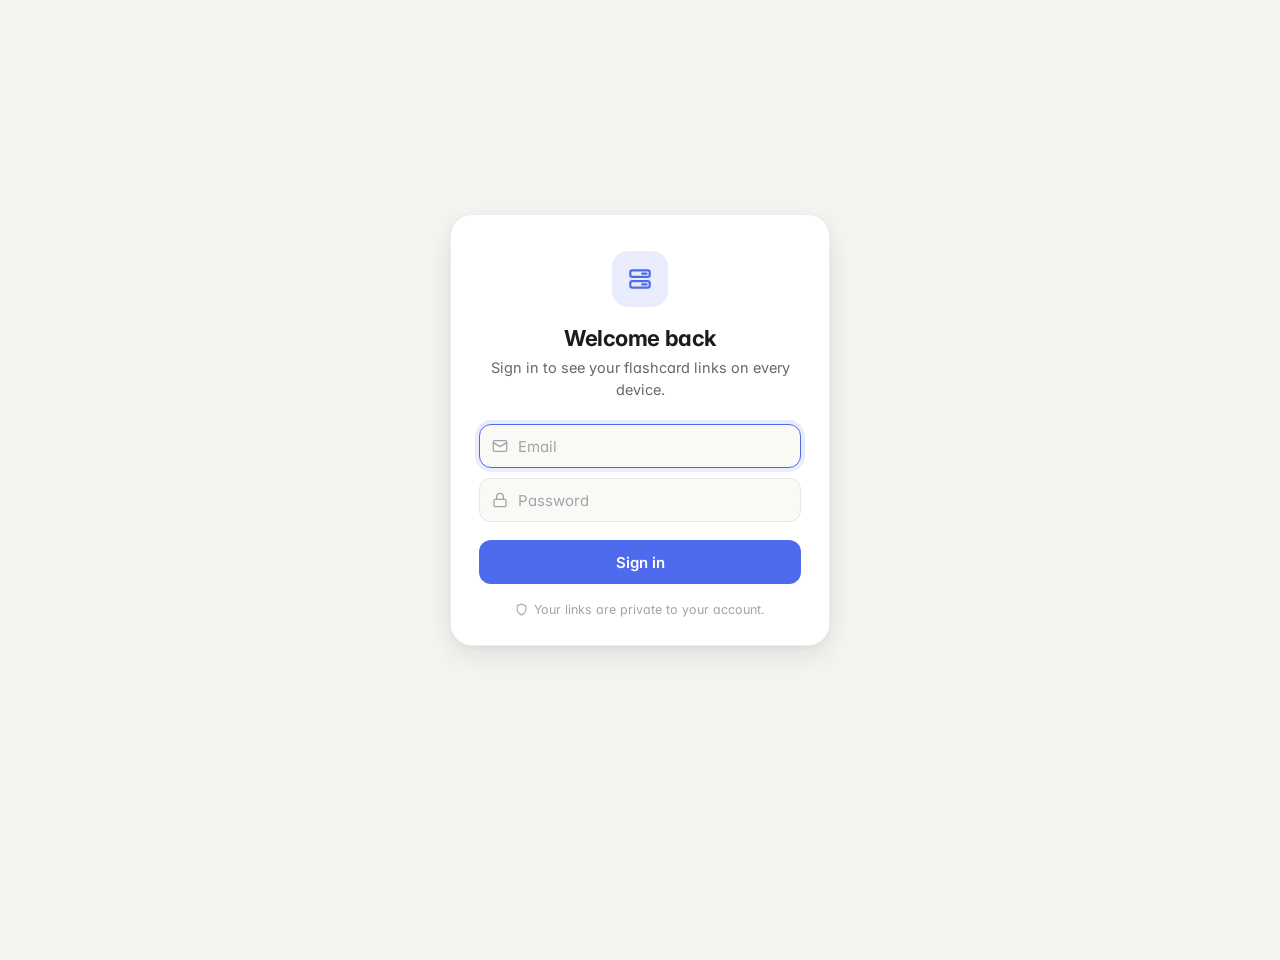
<file: index.html>
<!DOCTYPE html>
<html lang="en">
<head>
  <meta charset="UTF-8" />
  <meta name="viewport" content="width=device-width, initial-scale=1.0" />
  <title>Flashcard Links</title>
  <link rel="preconnect" href="https://fonts.googleapis.com" />
  <link rel="preconnect" href="https://fonts.gstatic.com" crossorigin />
  <link href="https://fonts.googleapis.com/css2?family=Inter:wght@400;500;600;700&display=swap" rel="stylesheet" />
  <link rel="stylesheet" href="styles.css" />
</head>
<body>
  <div class="page">
    <section class="login hidden" id="login-view">
      <form class="login-card" id="login-form" novalidate>
        <div class="login-logo" id="login-logo"></div>
        <h2>Welcome back</h2>
        <p class="lede">Sign in to see your flashcard links on every device.</p>
        <div class="login-error" id="login-error" role="alert"></div>
        <label class="field">
          <span data-icon="mail"></span>
          <input type="email" id="login-email" placeholder="Email" autocomplete="username" />
        </label>
        <label class="field">
          <span data-icon="lock"></span>
          <input type="password" id="login-password" placeholder="Password" autocomplete="current-password" />
        </label>
        <button type="submit" class="btn primary" id="login-submit">Sign in</button>
        <p class="fine" id="login-fine"></p>
      </form>
    </section>

    <div class="hidden" id="app-view">
      <header class="app-header">
        <div>
          <h1>Flashcard Links</h1>
          <p class="subtitle" id="count-label"></p>
        </div>
        <div class="header-actions">
          <span class="sync synced" id="sync-status" role="status"></span>
          <button class="icon-btn" id="theme-toggle" aria-label="Toggle dark mode"></button>
          <button class="icon-btn" id="sign-out" aria-label="Sign out"></button>
        </div>
      </header>

      <form class="composer" id="composer" novalidate>
        <span data-icon="link"></span>
        <input type="url" id="url-input" placeholder="Paste a link…" autocomplete="off" aria-label="Link to save" />
        <span class="hint"><kbd>Enter</kbd> to save</span>
        <button type="submit" class="btn primary" id="add-btn" disabled><span data-icon="plus"></span><span class="label">Save</span></button>
      </form>
      <div class="notice" id="notice" role="status"></div>

      <div class="tools hidden" id="tools">
        <div class="search" id="search">
          <span data-icon="search"></span>
          <input type="search" id="search-input" placeholder="Search by name…" autocomplete="off" enterkeyhint="search" aria-label="Search links by name" />
          <span class="count" id="search-count" aria-live="polite"></span>
          <span class="hint"><kbd>/</kbd> to search</span>
          <button type="button" class="icon-btn clear" id="search-clear" aria-label="Clear search" title="Clear search"><span data-icon="x"></span></button>
        </div>
        <button type="button" class="sort-toggle" id="sort-toggle" role="switch" aria-checked="false"
                title="Sort by name, A to Z (off: newest first)">
          <span class="sort-label">A–Z</span><span class="switch" aria-hidden="true"></span>
        </button>
      </div>

      <main id="list" class="list"></main>
      <div class="no-results hidden" id="no-results">
        <span data-icon="search"></span>
        <h2 id="no-results-title">No matches</h2>
        <p>Try a different word, or check the spelling.</p>
        <button type="button" class="btn" id="no-results-clear">Clear search</button>
      </div>
      <div class="empty hidden" id="empty">
        <svg class="art" viewBox="0 0 132 110" aria-hidden="true">
          <rect x="14" y="18" width="104" height="24" rx="7" fill="var(--surface)" stroke="var(--border)" stroke-width="1.5"/>
          <rect x="22" y="26" width="40" height="5" rx="2.5" fill="var(--accent)" opacity="0.8"/>
          <path d="M102 34l7-7M103.5 27h5.5v5.5" fill="none" stroke="var(--accent)" stroke-width="2" stroke-linecap="round" stroke-linejoin="round" opacity="0.8"/>
          <rect x="14" y="48" width="104" height="24" rx="7" fill="var(--surface)" stroke="var(--border)" stroke-width="1.5"/>
          <rect x="22" y="56" width="48" height="5" rx="2.5" fill="var(--text-3)" opacity="0.5"/>
          <path d="M102 64l7-7M103.5 57h5.5v5.5" fill="none" stroke="var(--text-3)" stroke-width="2" stroke-linecap="round" stroke-linejoin="round" opacity="0.6"/>
          <circle cx="104" cy="88" r="15" fill="var(--accent)"/>
          <path d="M104 81.5v13M97.5 88h13" stroke="#fff" stroke-width="3" stroke-linecap="round"/>
        </svg>
        <h2>No links yet</h2>
        <p>Paste a link above and press Enter, then give it a name. Tap the row any time to open it.</p>
      </div>
    </div>
  </div>

  <div class="toast" id="toast" role="status">
    <span>Link deleted</span>
    <button id="undo">Undo</button>
  </div>

  <script type="module" src="app.js"></script>
</body>
</html>
</file>
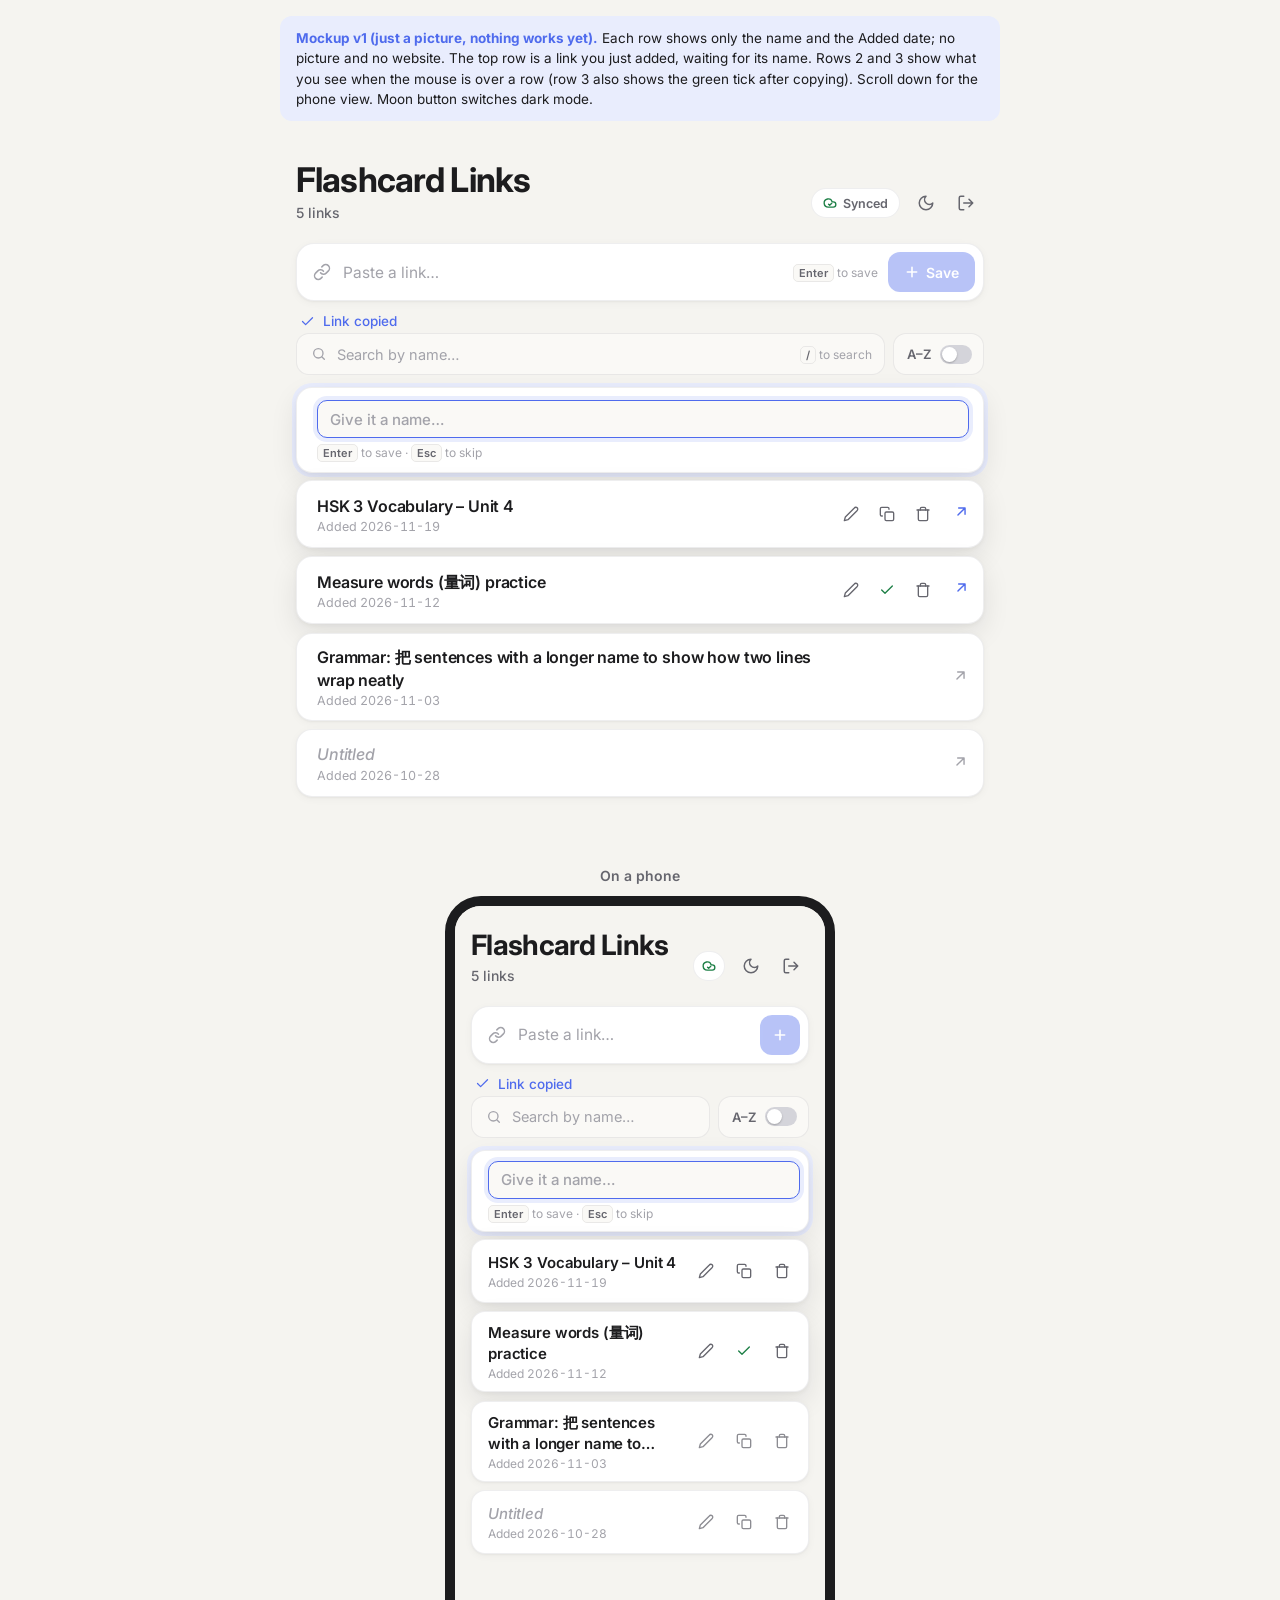
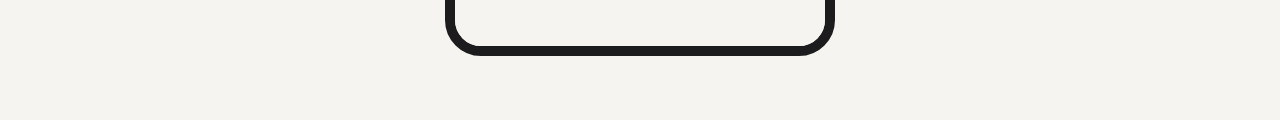
<file: mockup_v1.html>
<!DOCTYPE html>
<html lang="en">
<head>
  <meta charset="UTF-8" />
  <meta name="viewport" content="width=device-width, initial-scale=1.0" />
  <title>Mockup v1 – Flashcard Links</title>
  <link rel="preconnect" href="https://fonts.googleapis.com" />
  <link rel="preconnect" href="https://fonts.gstatic.com" crossorigin />
  <link href="https://fonts.googleapis.com/css2?family=Inter:wght@400;500;600;700&display=swap" rel="stylesheet" />
<style>
/* Same design tokens as the Artifact Library */
:root {
  --bg: #f5f4f0; --surface: #ffffff; --surface-2: #faf9f6;
  --text: #1c1c1e; --text-2: #66666e; --text-3: #a3a3aa;
  --border: rgba(20, 20, 30, 0.07);
  --accent: #4f6bed; --accent-hover: #3f5ae0; --accent-soft: #e9edfd;
  --danger: #e5484d; --danger-soft: #fdecec; --ok-fg: #1d7f46;
  --shadow-sm: 0 1px 2px rgba(20,20,30,.04), 0 2px 8px rgba(20,20,30,.04);
  --shadow-md: 0 2px 4px rgba(20,20,30,.04), 0 10px 28px rgba(20,20,30,.09);
  --mark: #dce3ff; --switch-off: #d4d4da;
}
:root[data-theme="dark"] {
  --bg: #131315; --surface: #1d1d20; --surface-2: #232327;
  --text: #ececef; --text-2: #a0a0a8; --text-3: #65656d;
  --border: rgba(255,255,255,.07);
  --accent: #7c93ff; --accent-hover: #93a6ff; --accent-soft: rgba(124,147,255,.15);
  --danger: #ff6b6b; --danger-soft: rgba(255,107,107,.14); --ok-fg: #6ee7a0;
  --shadow-sm: 0 1px 2px rgba(0,0,0,.3);
  --shadow-md: 0 2px 6px rgba(0,0,0,.35), 0 12px 32px rgba(0,0,0,.4);
  --mark: rgba(124,147,255,.34); --switch-off: #46464d;
}
* { box-sizing: border-box; }
body {
  margin: 0; font-family: "Inter", -apple-system, "Segoe UI", sans-serif;
  background: var(--bg); color: var(--text); -webkit-font-smoothing: antialiased;
  transition: background .3s ease, color .3s ease;
}
button, input { font: inherit; color: inherit; }
svg.icon { width: 18px; height: 18px; fill: none; stroke: currentColor; stroke-width: 2; stroke-linecap: round; stroke-linejoin: round; flex-shrink: 0; }
.page { max-width: 720px; margin: 0 auto; padding: 40px 16px 60px; }

/* Mockup-only banner */
.mock-note {
  max-width: 720px; margin: 16px auto 0; padding: 12px 16px; border-radius: 12px;
  background: var(--accent-soft); color: var(--text); font-size: 13.5px; line-height: 1.5;
}
.mock-note b { color: var(--accent); }

/* Header */
.app-header { display: flex; align-items: flex-end; justify-content: space-between; gap: 12px; margin-bottom: 22px; }
.app-header h1 { font-size: 34px; font-weight: 700; letter-spacing: -.025em; margin: 0; line-height: 1.1; }
.subtitle { margin: 6px 0 0; font-size: 14px; color: var(--text-2); font-weight: 500; }
.header-actions { display: flex; align-items: center; gap: 4px; }
.icon-btn {
  display: inline-grid; place-items: center; width: 36px; height: 36px; border-radius: 10px;
  border: none; background: transparent; color: var(--text-2); cursor: pointer;
  transition: background .15s ease, color .15s ease, transform .1s ease;
}
.icon-btn:hover { background: var(--surface); color: var(--text); box-shadow: var(--shadow-sm); }
.sync {
  display: inline-flex; align-items: center; gap: 6px; height: 30px; padding: 0 11px; margin-right: 4px;
  border-radius: 999px; font-size: 12.5px; font-weight: 600; white-space: nowrap;
  background: var(--surface); border: 1px solid var(--border); color: var(--text-2);
}
.sync svg.icon { width: 14px; height: 14px; stroke-width: 2.3; color: var(--ok-fg); }

/* Composer */
.composer {
  display: flex; align-items: center; gap: 10px; background: var(--surface); border-radius: 18px;
  padding: 8px 8px 8px 16px; box-shadow: var(--shadow-sm); border: 1px solid var(--border);
}
.composer > svg.icon { color: var(--text-3); }
.composer input { flex: 1; min-width: 0; height: 40px; border: none; outline: none; background: transparent; font-size: 15.5px; }
.composer input::placeholder, .search input::placeholder { color: var(--text-3); }
.hint { font-size: 12px; color: var(--text-3); white-space: nowrap; }
.hint kbd, .edit-hint kbd {
  font: inherit; font-size: 11px; font-weight: 600; color: var(--text-2);
  padding: 1px 5px; border-radius: 5px; background: var(--surface-2); border: 1px solid var(--border);
}
.btn {
  display: inline-flex; align-items: center; gap: 6px; height: 40px; padding: 0 16px; border-radius: 12px;
  border: none; font-size: 14px; font-weight: 600; cursor: pointer; white-space: nowrap;
}
.btn.primary { background: var(--accent); color: #fff; opacity: .4; }
.btn svg.icon { width: 16px; height: 16px; stroke-width: 2.4; }
.notice { display: flex; align-items: center; gap: 8px; margin: 10px 4px 0; min-height: 20px; font-size: 13.5px; font-weight: 500; color: var(--accent); }
.notice svg.icon { width: 15px; height: 15px; }

/* Search + A–Z */
.tools { display: flex; align-items: center; gap: 8px; margin-top: 2px; }
.search {
  flex: 1; min-width: 0; display: flex; align-items: center; gap: 8px; height: 42px; padding: 0 6px 0 14px;
  border-radius: 13px; background: var(--surface-2); border: 1px solid var(--border);
}
.search > svg.icon { width: 16px; height: 16px; color: var(--text-3); }
.search input { flex: 1; min-width: 0; height: 100%; border: none; outline: none; background: transparent; font-size: 14.5px; }
.search .hint { margin-right: 6px; }
.sort-toggle {
  display: inline-flex; align-items: center; gap: 9px; flex-shrink: 0; height: 42px; padding: 0 11px 0 13px;
  border-radius: 13px; background: var(--surface-2); border: 1px solid var(--border);
  font-size: 13px; font-weight: 600; color: var(--text-2); cursor: pointer;
}
.switch { position: relative; width: 32px; height: 19px; border-radius: 999px; background: var(--switch-off); }
.switch::after { content: ""; position: absolute; top: 2px; left: 2px; width: 15px; height: 15px; border-radius: 50%; background: #fff; box-shadow: 0 1px 2px rgba(0,0,0,.25); }

/* ---------- NEW: the row without a picture ---------- */
.list { display: flex; flex-direction: column; gap: 8px; margin-top: 12px; }
.row {
  position: relative; display: flex; align-items: center; gap: 12px;
  min-height: 68px; padding: 12px 14px 12px 20px;
  background: var(--surface); border: 1px solid var(--border); border-radius: 16px;
  box-shadow: var(--shadow-sm); cursor: pointer;
  transition: box-shadow .2s ease, transform .2s ease;
}
.row:hover, .row.hover { box-shadow: var(--shadow-md); transform: translateY(-1px); }
.row-link { position: absolute; inset: 0; z-index: 1; border-radius: inherit; }
.row-text { flex: 1; min-width: 0; }
.title {
  margin: 0; font-size: 16px; font-weight: 600; line-height: 1.4; letter-spacing: -.01em; word-break: break-word;
  display: -webkit-box; -webkit-line-clamp: 2; -webkit-box-orient: vertical; overflow: hidden;
}
.title.untitled { color: var(--text-3); font-weight: 500; font-style: italic; }
.meta { margin-top: 2px; font-size: 12.5px; color: var(--text-3); font-variant-numeric: tabular-nums; }

/* Buttons on the right; they fade in on hover (always shown on phones) */
.actions { position: relative; z-index: 2; display: flex; gap: 2px; opacity: 0; transition: opacity .15s ease; }
.row:hover .actions, .row.hover .actions { opacity: 1; }
@media (hover: none) { .actions { opacity: .75; } }
.actions .icon-btn { width: 34px; height: 34px; border-radius: 9px; }
.actions .icon-btn:hover { background: var(--surface-2); box-shadow: none; }
.actions .icon-btn.danger:hover { background: var(--danger-soft); color: var(--danger); }
.actions .icon-btn.copied { color: var(--ok-fg); }
.actions .icon-btn svg.icon { width: 16px; height: 16px; }

/* Small "opens in a new tab" arrow at the far right */
.go { color: var(--text-3); transition: color .15s ease, transform .2s ease; }
.go svg.icon { width: 17px; height: 17px; }
.row:hover .go, .row.hover .go { color: var(--accent); transform: translate(1px, -1px); }

/* A new row, ready to type its name */
.row.editing { box-shadow: var(--shadow-md), 0 0 0 4px var(--accent-soft); cursor: default; }
.row.editing .actions, .row.editing .go, .row.editing .row-link { display: none; }
.title-input {
  position: relative; z-index: 2; width: 100%; height: 38px; padding: 0 12px; border-radius: 10px;
  border: 1px solid var(--accent); background: var(--surface-2); color: var(--text);
  font-size: 15px; font-weight: 600; box-shadow: 0 0 0 4px var(--accent-soft); outline: none;
}
.title-input::placeholder { color: var(--text-3); font-weight: 500; }
.edit-hint { margin-top: 7px; font-size: 12px; color: var(--text-3); }

mark { background: var(--mark); color: inherit; border-radius: 4px; padding: 0 1px; box-shadow: 0 0 0 1px var(--mark); }

/* Phone preview frame (mockup only) */
.phone-wrap { text-align: center; margin: 10px auto 60px; }
.phone-wrap h3 { font-size: 14px; color: var(--text-2); font-weight: 600; margin: 0 0 12px; }
.phone-wrap iframe { width: 390px; max-width: 100%; height: 760px; border: 10px solid #1c1c1e; border-radius: 36px; background: var(--bg); }
.in-phone .mock-note, .in-phone .phone-wrap { display: none; }
.in-phone .actions { opacity: .75; } /* phones have no hover, so buttons always show */

@media (max-width: 560px) {
  .row { gap: 6px; min-height: 64px; padding: 10px 8px 10px 16px; border-radius: 14px; }
  .title { font-size: 15px; }
  .meta { font-size: 12px; }
  .actions .icon-btn { width: 36px; height: 36px; }
  .go { display: none; } /* buttons already fill the right side on a phone */
}
@media (max-width: 480px) {
  .page { padding-top: 24px; }
  .app-header h1 { font-size: 28px; }
  .hint { display: none; }
  .sync .label { display: none; }
  .sync { padding: 0 8px; }
  .composer .btn .label { display: none; }
  .composer .btn { padding: 0 12px; }
}
</style>
</head>
<body>
  <div class="mock-note">
    <b>Mockup v1 (just a picture, nothing works yet).</b> Each row shows only the name and the Added date; no picture and no website.
    The top row is a link you just added, waiting for its name. Rows 2 and 3 show what you see when the mouse is over a row
    (row 3 also shows the green tick after copying). Scroll down for the phone view. Moon button switches dark mode.
  </div>

  <div class="page">
    <header class="app-header">
      <div>
        <h1>Flashcard Links</h1>
        <p class="subtitle">5 links</p>
      </div>
      <div class="header-actions">
        <span class="sync"><svg class="icon" viewBox="0 0 24 24"><path d="M17.5 19H9a7 7 0 1 1 6.71-9h1.79a4.5 4.5 0 1 1 0 9Z"/><path d="m9.5 14 2 2 3.5-3.5"/></svg><span class="label">Synced</span></span>
        <button class="icon-btn" id="theme" aria-label="Toggle dark mode"><svg class="icon" viewBox="0 0 24 24"><path d="M12 3a6 6 0 0 0 9 9 9 9 0 1 1-9-9Z"/></svg></button>
        <button class="icon-btn" aria-label="Sign out"><svg class="icon" viewBox="0 0 24 24"><path d="M9 21H5a2 2 0 0 1-2-2V5a2 2 0 0 1 2-2h4"/><path d="m16 17 5-5-5-5M21 12H9"/></svg></button>
      </div>
    </header>

    <div class="composer">
      <svg class="icon" viewBox="0 0 24 24"><path d="M10 13a5 5 0 0 0 7.54.54l3-3a5 5 0 0 0-7.07-7.07l-1.72 1.71"/><path d="M14 11a5 5 0 0 0-7.54-.54l-3 3a5 5 0 0 0 7.07 7.07l1.71-1.71"/></svg>
      <input placeholder="Paste a link…" />
      <span class="hint"><kbd>Enter</kbd> to save</span>
      <button class="btn primary"><svg class="icon" viewBox="0 0 24 24"><path d="M5 12h14M12 5v14"/></svg><span class="label">Save</span></button>
    </div>
    <div class="notice"><svg class="icon" viewBox="0 0 24 24"><path d="M20 6 9 17l-5-5"/></svg>Link copied</div>

    <div class="tools">
      <div class="search">
        <svg class="icon" viewBox="0 0 24 24"><circle cx="11" cy="11" r="7"/><path d="m20 20-3.5-3.5"/></svg>
        <input placeholder="Search by name…" />
        <span class="hint"><kbd>/</kbd> to search</span>
      </div>
      <button class="sort-toggle"><span>A–Z</span><span class="switch"></span></button>
    </div>

    <main class="list">
      <!-- Just added: name box ready to type into -->
      <div class="row editing">
        <div class="row-text">
          <input class="title-input" placeholder="Give it a name…" autofocus />
          <div class="edit-hint"><kbd>Enter</kbd> to save · <kbd>Esc</kbd> to skip</div>
        </div>
      </div>

      <div class="row hover">
        <a class="row-link" href="#" aria-label="HSK 3 Vocabulary – Unit 4"></a>
        <div class="row-text">
          <p class="title">HSK 3 Vocabulary – Unit 4</p>
          <div class="meta">Added 2026-11-19</div>
        </div>
        <div class="actions">
          <button class="icon-btn" title="Rename"><svg class="icon" viewBox="0 0 24 24"><path d="M17 3a2.85 2.85 0 1 1 4 4L7.5 20.5 2 22l1.5-5.5Z"/></svg></button>
          <button class="icon-btn" title="Copy link"><svg class="icon" viewBox="0 0 24 24"><rect x="9" y="9" width="13" height="13" rx="2"/><path d="M5 15H4a2 2 0 0 1-2-2V4a2 2 0 0 1 2-2h9a2 2 0 0 1 2 2v1"/></svg></button>
          <button class="icon-btn danger" title="Delete"><svg class="icon" viewBox="0 0 24 24"><path d="M3 6h18"/><path d="M19 6v14a2 2 0 0 1-2 2H7a2 2 0 0 1-2-2V6"/><path d="M8 6V4a2 2 0 0 1 2-2h4a2 2 0 0 1 2 2v2"/></svg></button>
        </div>
        <span class="go"><svg class="icon" viewBox="0 0 24 24"><path d="M7 17 17 7M8 7h9v9"/></svg></span>
      </div>

      <div class="row hover">
        <a class="row-link" href="#" aria-label="Measure words (量词) practice"></a>
        <div class="row-text">
          <p class="title">Measure words (量词) practice</p>
          <div class="meta">Added 2026-11-12</div>
        </div>
        <div class="actions">
          <button class="icon-btn" title="Rename"><svg class="icon" viewBox="0 0 24 24"><path d="M17 3a2.85 2.85 0 1 1 4 4L7.5 20.5 2 22l1.5-5.5Z"/></svg></button>
          <button class="icon-btn copied" title="Link copied"><svg class="icon" viewBox="0 0 24 24"><path d="M20 6 9 17l-5-5"/></svg></button>
          <button class="icon-btn danger" title="Delete"><svg class="icon" viewBox="0 0 24 24"><path d="M3 6h18"/><path d="M19 6v14a2 2 0 0 1-2 2H7a2 2 0 0 1-2-2V6"/><path d="M8 6V4a2 2 0 0 1 2-2h4a2 2 0 0 1 2 2v2"/></svg></button>
        </div>
        <span class="go"><svg class="icon" viewBox="0 0 24 24"><path d="M7 17 17 7M8 7h9v9"/></svg></span>
      </div>

      <div class="row">
        <a class="row-link" href="#" aria-label="Grammar: 把 sentences with a longer name to show how two lines wrap neatly"></a>
        <div class="row-text">
          <p class="title">Grammar: 把 sentences with a longer name to show how two lines wrap neatly</p>
          <div class="meta">Added 2026-11-03</div>
        </div>
        <div class="actions">
          <button class="icon-btn" title="Rename"><svg class="icon" viewBox="0 0 24 24"><path d="M17 3a2.85 2.85 0 1 1 4 4L7.5 20.5 2 22l1.5-5.5Z"/></svg></button>
          <button class="icon-btn" title="Copy link"><svg class="icon" viewBox="0 0 24 24"><rect x="9" y="9" width="13" height="13" rx="2"/><path d="M5 15H4a2 2 0 0 1-2-2V4a2 2 0 0 1 2-2h9a2 2 0 0 1 2 2v1"/></svg></button>
          <button class="icon-btn danger" title="Delete"><svg class="icon" viewBox="0 0 24 24"><path d="M3 6h18"/><path d="M19 6v14a2 2 0 0 1-2 2H7a2 2 0 0 1-2-2V6"/><path d="M8 6V4a2 2 0 0 1 2-2h4a2 2 0 0 1 2 2v2"/></svg></button>
        </div>
        <span class="go"><svg class="icon" viewBox="0 0 24 24"><path d="M7 17 17 7M8 7h9v9"/></svg></span>
      </div>

      <div class="row">
        <a class="row-link" href="#" aria-label="Untitled"></a>
        <div class="row-text">
          <p class="title untitled">Untitled</p>
          <div class="meta">Added 2026-10-28</div>
        </div>
        <div class="actions">
          <button class="icon-btn" title="Rename"><svg class="icon" viewBox="0 0 24 24"><path d="M17 3a2.85 2.85 0 1 1 4 4L7.5 20.5 2 22l1.5-5.5Z"/></svg></button>
          <button class="icon-btn" title="Copy link"><svg class="icon" viewBox="0 0 24 24"><rect x="9" y="9" width="13" height="13" rx="2"/><path d="M5 15H4a2 2 0 0 1-2-2V4a2 2 0 0 1 2-2h9a2 2 0 0 1 2 2v1"/></svg></button>
          <button class="icon-btn danger" title="Delete"><svg class="icon" viewBox="0 0 24 24"><path d="M3 6h18"/><path d="M19 6v14a2 2 0 0 1-2 2H7a2 2 0 0 1-2-2V6"/><path d="M8 6V4a2 2 0 0 1 2-2h4a2 2 0 0 1 2 2v2"/></svg></button>
        </div>
        <span class="go"><svg class="icon" viewBox="0 0 24 24"><path d="M7 17 17 7M8 7h9v9"/></svg></span>
      </div>
    </main>
  </div>

  <div class="phone-wrap">
    <h3>On a phone</h3>
    <iframe src="mockup_v1.html?phone" title="Phone view"></iframe>
  </div>

<script>
  if (location.search.includes('phone')) document.body.classList.add('in-phone');
  if (window.parent !== window && window.parent.document.documentElement.dataset.theme)
    document.documentElement.dataset.theme = window.parent.document.documentElement.dataset.theme;
  document.getElementById('theme').onclick = () => {
    const root = document.documentElement;
    root.dataset.theme = root.dataset.theme === 'dark' ? 'light' : 'dark';
    const f = document.querySelector('.phone-wrap iframe');
    if (f && f.contentDocument) f.contentDocument.documentElement.dataset.theme = root.dataset.theme;
  };
</script>
</body>
</html>
</file>
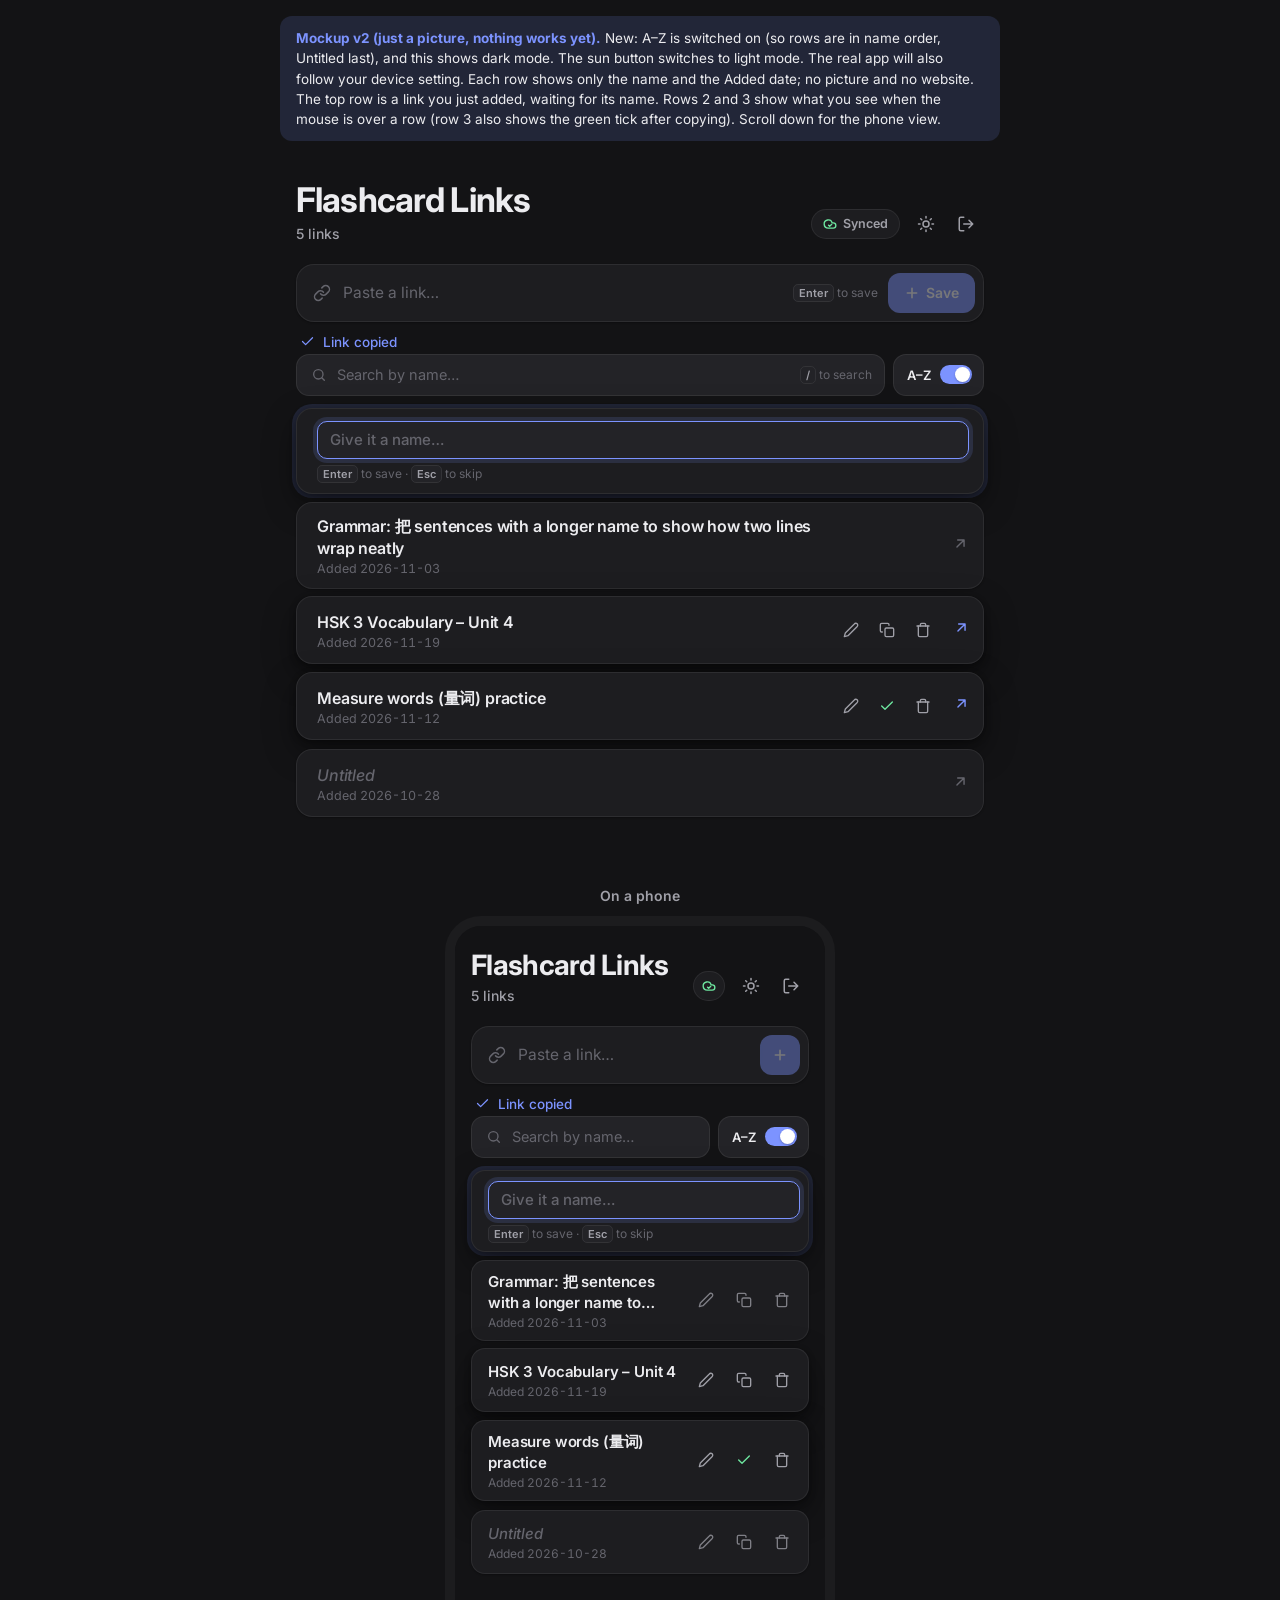
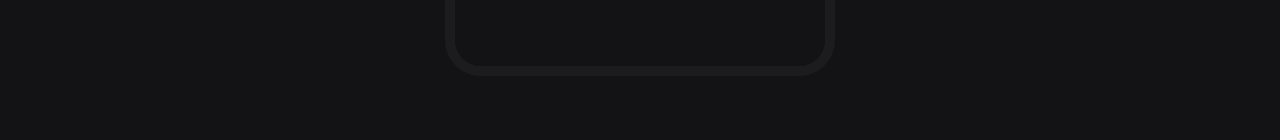
<file: mockup_v2.html>
<!DOCTYPE html>
<html lang="en" data-theme="dark">
<head>
  <meta charset="UTF-8" />
  <meta name="viewport" content="width=device-width, initial-scale=1.0" />
  <title>Mockup v2 – Flashcard Links</title>
  <link rel="preconnect" href="https://fonts.googleapis.com" />
  <link rel="preconnect" href="https://fonts.gstatic.com" crossorigin />
  <link href="https://fonts.googleapis.com/css2?family=Inter:wght@400;500;600;700&display=swap" rel="stylesheet" />
<style>
/* Same design tokens as the Artifact Library */
:root {
  --bg: #f5f4f0; --surface: #ffffff; --surface-2: #faf9f6;
  --text: #1c1c1e; --text-2: #66666e; --text-3: #a3a3aa;
  --border: rgba(20, 20, 30, 0.07);
  --accent: #4f6bed; --accent-hover: #3f5ae0; --accent-soft: #e9edfd;
  --danger: #e5484d; --danger-soft: #fdecec; --ok-fg: #1d7f46;
  --shadow-sm: 0 1px 2px rgba(20,20,30,.04), 0 2px 8px rgba(20,20,30,.04);
  --shadow-md: 0 2px 4px rgba(20,20,30,.04), 0 10px 28px rgba(20,20,30,.09);
  --mark: #dce3ff; --switch-off: #d4d4da;
}
:root[data-theme="dark"] {
  --bg: #131315; --surface: #1d1d20; --surface-2: #232327;
  --text: #ececef; --text-2: #a0a0a8; --text-3: #65656d;
  --border: rgba(255,255,255,.07);
  --accent: #7c93ff; --accent-hover: #93a6ff; --accent-soft: rgba(124,147,255,.15);
  --danger: #ff6b6b; --danger-soft: rgba(255,107,107,.14); --ok-fg: #6ee7a0;
  --shadow-sm: 0 1px 2px rgba(0,0,0,.3);
  --shadow-md: 0 2px 6px rgba(0,0,0,.35), 0 12px 32px rgba(0,0,0,.4);
  --mark: rgba(124,147,255,.34); --switch-off: #46464d;
}
* { box-sizing: border-box; }
body {
  margin: 0; font-family: "Inter", -apple-system, "Segoe UI", sans-serif;
  background: var(--bg); color: var(--text); -webkit-font-smoothing: antialiased;
  transition: background .3s ease, color .3s ease;
}
button, input { font: inherit; color: inherit; }
svg.icon { width: 18px; height: 18px; fill: none; stroke: currentColor; stroke-width: 2; stroke-linecap: round; stroke-linejoin: round; flex-shrink: 0; }
.page { max-width: 720px; margin: 0 auto; padding: 40px 16px 60px; }

/* Mockup-only banner */
.mock-note {
  max-width: 720px; margin: 16px auto 0; padding: 12px 16px; border-radius: 12px;
  background: var(--accent-soft); color: var(--text); font-size: 13.5px; line-height: 1.5;
}
.mock-note b { color: var(--accent); }

/* Header */
.app-header { display: flex; align-items: flex-end; justify-content: space-between; gap: 12px; margin-bottom: 22px; }
.app-header h1 { font-size: 34px; font-weight: 700; letter-spacing: -.025em; margin: 0; line-height: 1.1; }
.subtitle { margin: 6px 0 0; font-size: 14px; color: var(--text-2); font-weight: 500; }
.header-actions { display: flex; align-items: center; gap: 4px; }
.icon-btn {
  display: inline-grid; place-items: center; width: 36px; height: 36px; border-radius: 10px;
  border: none; background: transparent; color: var(--text-2); cursor: pointer;
  transition: background .15s ease, color .15s ease, transform .1s ease;
}
.icon-btn:hover { background: var(--surface); color: var(--text); box-shadow: var(--shadow-sm); }
.sync {
  display: inline-flex; align-items: center; gap: 6px; height: 30px; padding: 0 11px; margin-right: 4px;
  border-radius: 999px; font-size: 12.5px; font-weight: 600; white-space: nowrap;
  background: var(--surface); border: 1px solid var(--border); color: var(--text-2);
}
.sync svg.icon { width: 14px; height: 14px; stroke-width: 2.3; color: var(--ok-fg); }

/* Composer */
.composer {
  display: flex; align-items: center; gap: 10px; background: var(--surface); border-radius: 18px;
  padding: 8px 8px 8px 16px; box-shadow: var(--shadow-sm); border: 1px solid var(--border);
}
.composer > svg.icon { color: var(--text-3); }
.composer input { flex: 1; min-width: 0; height: 40px; border: none; outline: none; background: transparent; font-size: 15.5px; }
.composer input::placeholder, .search input::placeholder { color: var(--text-3); }
.hint { font-size: 12px; color: var(--text-3); white-space: nowrap; }
.hint kbd, .edit-hint kbd {
  font: inherit; font-size: 11px; font-weight: 600; color: var(--text-2);
  padding: 1px 5px; border-radius: 5px; background: var(--surface-2); border: 1px solid var(--border);
}
.btn {
  display: inline-flex; align-items: center; gap: 6px; height: 40px; padding: 0 16px; border-radius: 12px;
  border: none; font-size: 14px; font-weight: 600; cursor: pointer; white-space: nowrap;
}
.btn.primary { background: var(--accent); color: #fff; opacity: .4; }
.btn svg.icon { width: 16px; height: 16px; stroke-width: 2.4; }
.notice { display: flex; align-items: center; gap: 8px; margin: 10px 4px 0; min-height: 20px; font-size: 13.5px; font-weight: 500; color: var(--accent); }
.notice svg.icon { width: 15px; height: 15px; }

/* Search + A–Z */
.tools { display: flex; align-items: center; gap: 8px; margin-top: 2px; }
.search {
  flex: 1; min-width: 0; display: flex; align-items: center; gap: 8px; height: 42px; padding: 0 6px 0 14px;
  border-radius: 13px; background: var(--surface-2); border: 1px solid var(--border);
}
.search > svg.icon { width: 16px; height: 16px; color: var(--text-3); }
.search input { flex: 1; min-width: 0; height: 100%; border: none; outline: none; background: transparent; font-size: 14.5px; }
.search .hint { margin-right: 6px; }
.sort-toggle {
  display: inline-flex; align-items: center; gap: 9px; flex-shrink: 0; height: 42px; padding: 0 11px 0 13px;
  border-radius: 13px; background: var(--surface-2); border: 1px solid var(--border);
  font-size: 13px; font-weight: 600; color: var(--text-2); cursor: pointer;
}
.switch { position: relative; width: 32px; height: 19px; border-radius: 999px; background: var(--switch-off); }
.sort-toggle.on { color: var(--text); }
.sort-toggle.on .switch { background: var(--accent); }
.sort-toggle.on .switch::after { transform: translateX(13px); }
.switch::after { content: ""; position: absolute; top: 2px; left: 2px; width: 15px; height: 15px; border-radius: 50%; background: #fff; box-shadow: 0 1px 2px rgba(0,0,0,.25); }

/* ---------- NEW: the row without a picture ---------- */
.list { display: flex; flex-direction: column; gap: 8px; margin-top: 12px; }
.row {
  position: relative; display: flex; align-items: center; gap: 12px;
  min-height: 68px; padding: 12px 14px 12px 20px;
  background: var(--surface); border: 1px solid var(--border); border-radius: 16px;
  box-shadow: var(--shadow-sm); cursor: pointer;
  transition: box-shadow .2s ease, transform .2s ease;
}
.row:hover, .row.hover { box-shadow: var(--shadow-md); transform: translateY(-1px); }
.row-link { position: absolute; inset: 0; z-index: 1; border-radius: inherit; }
.row-text { flex: 1; min-width: 0; }
.title {
  margin: 0; font-size: 16px; font-weight: 600; line-height: 1.4; letter-spacing: -.01em; word-break: break-word;
  display: -webkit-box; -webkit-line-clamp: 2; -webkit-box-orient: vertical; overflow: hidden;
}
.title.untitled { color: var(--text-3); font-weight: 500; font-style: italic; }
.meta { margin-top: 2px; font-size: 12.5px; color: var(--text-3); font-variant-numeric: tabular-nums; }

/* Buttons on the right; they fade in on hover (always shown on phones) */
.actions { position: relative; z-index: 2; display: flex; gap: 2px; opacity: 0; transition: opacity .15s ease; }
.row:hover .actions, .row.hover .actions { opacity: 1; }
@media (hover: none) { .actions { opacity: .75; } }
.actions .icon-btn { width: 34px; height: 34px; border-radius: 9px; }
.actions .icon-btn:hover { background: var(--surface-2); box-shadow: none; }
.actions .icon-btn.danger:hover { background: var(--danger-soft); color: var(--danger); }
.actions .icon-btn.copied { color: var(--ok-fg); }
.actions .icon-btn svg.icon { width: 16px; height: 16px; }

/* Small "opens in a new tab" arrow at the far right */
.go { color: var(--text-3); transition: color .15s ease, transform .2s ease; }
.go svg.icon { width: 17px; height: 17px; }
.row:hover .go, .row.hover .go { color: var(--accent); transform: translate(1px, -1px); }

/* A new row, ready to type its name */
.row.editing { box-shadow: var(--shadow-md), 0 0 0 4px var(--accent-soft); cursor: default; }
.row.editing .actions, .row.editing .go, .row.editing .row-link { display: none; }
.title-input {
  position: relative; z-index: 2; width: 100%; height: 38px; padding: 0 12px; border-radius: 10px;
  border: 1px solid var(--accent); background: var(--surface-2); color: var(--text);
  font-size: 15px; font-weight: 600; box-shadow: 0 0 0 4px var(--accent-soft); outline: none;
}
.title-input::placeholder { color: var(--text-3); font-weight: 500; }
.edit-hint { margin-top: 7px; font-size: 12px; color: var(--text-3); }

mark { background: var(--mark); color: inherit; border-radius: 4px; padding: 0 1px; box-shadow: 0 0 0 1px var(--mark); }

/* Phone preview frame (mockup only) */
.phone-wrap { text-align: center; margin: 10px auto 60px; }
.phone-wrap h3 { font-size: 14px; color: var(--text-2); font-weight: 600; margin: 0 0 12px; }
.phone-wrap iframe { width: 390px; max-width: 100%; height: 760px; border: 10px solid #1c1c1e; border-radius: 36px; background: var(--bg); }
.in-phone .mock-note, .in-phone .phone-wrap { display: none; }
.in-phone .actions { opacity: .75; } /* phones have no hover, so buttons always show */

@media (max-width: 560px) {
  .row { gap: 6px; min-height: 64px; padding: 10px 8px 10px 16px; border-radius: 14px; }
  .title { font-size: 15px; }
  .meta { font-size: 12px; }
  .actions .icon-btn { width: 36px; height: 36px; }
  .go { display: none; } /* buttons already fill the right side on a phone */
}
@media (max-width: 480px) {
  .page { padding-top: 24px; }
  .app-header h1 { font-size: 28px; }
  .hint { display: none; }
  .sync .label { display: none; }
  .sync { padding: 0 8px; }
  .composer .btn .label { display: none; }
  .composer .btn { padding: 0 12px; }
}
</style>
</head>
<body>
  <div class="mock-note">
    <b>Mockup v2 (just a picture, nothing works yet).</b> New: A–Z is switched on (so rows are in name order, Untitled last), and this shows dark mode. The sun button switches to light mode. The real app will also follow your device setting. Each row shows only the name and the Added date; no picture and no website.
    The top row is a link you just added, waiting for its name. Rows 2 and 3 show what you see when the mouse is over a row
    (row 3 also shows the green tick after copying). Scroll down for the phone view. 
  </div>

  <div class="page">
    <header class="app-header">
      <div>
        <h1>Flashcard Links</h1>
        <p class="subtitle">5 links</p>
      </div>
      <div class="header-actions">
        <span class="sync"><svg class="icon" viewBox="0 0 24 24"><path d="M17.5 19H9a7 7 0 1 1 6.71-9h1.79a4.5 4.5 0 1 1 0 9Z"/><path d="m9.5 14 2 2 3.5-3.5"/></svg><span class="label">Synced</span></span>
        <button class="icon-btn" id="theme" aria-label="Toggle dark mode"><svg class="icon" viewBox="0 0 24 24"><path d="M12 3a6 6 0 0 0 9 9 9 9 0 1 1-9-9Z"/></svg></button>
        <button class="icon-btn" aria-label="Sign out"><svg class="icon" viewBox="0 0 24 24"><path d="M9 21H5a2 2 0 0 1-2-2V5a2 2 0 0 1 2-2h4"/><path d="m16 17 5-5-5-5M21 12H9"/></svg></button>
      </div>
    </header>

    <div class="composer">
      <svg class="icon" viewBox="0 0 24 24"><path d="M10 13a5 5 0 0 0 7.54.54l3-3a5 5 0 0 0-7.07-7.07l-1.72 1.71"/><path d="M14 11a5 5 0 0 0-7.54-.54l-3 3a5 5 0 0 0 7.07 7.07l1.71-1.71"/></svg>
      <input placeholder="Paste a link…" />
      <span class="hint"><kbd>Enter</kbd> to save</span>
      <button class="btn primary"><svg class="icon" viewBox="0 0 24 24"><path d="M5 12h14M12 5v14"/></svg><span class="label">Save</span></button>
    </div>
    <div class="notice"><svg class="icon" viewBox="0 0 24 24"><path d="M20 6 9 17l-5-5"/></svg>Link copied</div>

    <div class="tools">
      <div class="search">
        <svg class="icon" viewBox="0 0 24 24"><circle cx="11" cy="11" r="7"/><path d="m20 20-3.5-3.5"/></svg>
        <input placeholder="Search by name…" />
        <span class="hint"><kbd>/</kbd> to search</span>
      </div>
      <button class="sort-toggle on"><span>A–Z</span><span class="switch"></span></button>
    </div>

    <main class="list">
      <!-- Just added: name box ready to type into -->
      <div class="row editing">
        <div class="row-text">
          <input class="title-input" placeholder="Give it a name…" autofocus />
          <div class="edit-hint"><kbd>Enter</kbd> to save · <kbd>Esc</kbd> to skip</div>
        </div>
      </div>

      <div class="row">
        <a class="row-link" href="#" aria-label="Grammar: 把 sentences with a longer name to show how two lines wrap neatly"></a>
        <div class="row-text">
          <p class="title">Grammar: 把 sentences with a longer name to show how two lines wrap neatly</p>
          <div class="meta">Added 2026-11-03</div>
        </div>
        <div class="actions">
          <button class="icon-btn" title="Rename"><svg class="icon" viewBox="0 0 24 24"><path d="M17 3a2.85 2.85 0 1 1 4 4L7.5 20.5 2 22l1.5-5.5Z"/></svg></button>
          <button class="icon-btn" title="Copy link"><svg class="icon" viewBox="0 0 24 24"><rect x="9" y="9" width="13" height="13" rx="2"/><path d="M5 15H4a2 2 0 0 1-2-2V4a2 2 0 0 1 2-2h9a2 2 0 0 1 2 2v1"/></svg></button>
          <button class="icon-btn danger" title="Delete"><svg class="icon" viewBox="0 0 24 24"><path d="M3 6h18"/><path d="M19 6v14a2 2 0 0 1-2 2H7a2 2 0 0 1-2-2V6"/><path d="M8 6V4a2 2 0 0 1 2-2h4a2 2 0 0 1 2 2v2"/></svg></button>
        </div>
        <span class="go"><svg class="icon" viewBox="0 0 24 24"><path d="M7 17 17 7M8 7h9v9"/></svg></span>
      </div>

      <div class="row hover">
        <a class="row-link" href="#" aria-label="HSK 3 Vocabulary – Unit 4"></a>
        <div class="row-text">
          <p class="title">HSK 3 Vocabulary – Unit 4</p>
          <div class="meta">Added 2026-11-19</div>
        </div>
        <div class="actions">
          <button class="icon-btn" title="Rename"><svg class="icon" viewBox="0 0 24 24"><path d="M17 3a2.85 2.85 0 1 1 4 4L7.5 20.5 2 22l1.5-5.5Z"/></svg></button>
          <button class="icon-btn" title="Copy link"><svg class="icon" viewBox="0 0 24 24"><rect x="9" y="9" width="13" height="13" rx="2"/><path d="M5 15H4a2 2 0 0 1-2-2V4a2 2 0 0 1 2-2h9a2 2 0 0 1 2 2v1"/></svg></button>
          <button class="icon-btn danger" title="Delete"><svg class="icon" viewBox="0 0 24 24"><path d="M3 6h18"/><path d="M19 6v14a2 2 0 0 1-2 2H7a2 2 0 0 1-2-2V6"/><path d="M8 6V4a2 2 0 0 1 2-2h4a2 2 0 0 1 2 2v2"/></svg></button>
        </div>
        <span class="go"><svg class="icon" viewBox="0 0 24 24"><path d="M7 17 17 7M8 7h9v9"/></svg></span>
      </div>

      <div class="row hover">
        <a class="row-link" href="#" aria-label="Measure words (量词) practice"></a>
        <div class="row-text">
          <p class="title">Measure words (量词) practice</p>
          <div class="meta">Added 2026-11-12</div>
        </div>
        <div class="actions">
          <button class="icon-btn" title="Rename"><svg class="icon" viewBox="0 0 24 24"><path d="M17 3a2.85 2.85 0 1 1 4 4L7.5 20.5 2 22l1.5-5.5Z"/></svg></button>
          <button class="icon-btn copied" title="Link copied"><svg class="icon" viewBox="0 0 24 24"><path d="M20 6 9 17l-5-5"/></svg></button>
          <button class="icon-btn danger" title="Delete"><svg class="icon" viewBox="0 0 24 24"><path d="M3 6h18"/><path d="M19 6v14a2 2 0 0 1-2 2H7a2 2 0 0 1-2-2V6"/><path d="M8 6V4a2 2 0 0 1 2-2h4a2 2 0 0 1 2 2v2"/></svg></button>
        </div>
        <span class="go"><svg class="icon" viewBox="0 0 24 24"><path d="M7 17 17 7M8 7h9v9"/></svg></span>
      </div>

      <div class="row">
        <a class="row-link" href="#" aria-label="Untitled"></a>
        <div class="row-text">
          <p class="title untitled">Untitled</p>
          <div class="meta">Added 2026-10-28</div>
        </div>
        <div class="actions">
          <button class="icon-btn" title="Rename"><svg class="icon" viewBox="0 0 24 24"><path d="M17 3a2.85 2.85 0 1 1 4 4L7.5 20.5 2 22l1.5-5.5Z"/></svg></button>
          <button class="icon-btn" title="Copy link"><svg class="icon" viewBox="0 0 24 24"><rect x="9" y="9" width="13" height="13" rx="2"/><path d="M5 15H4a2 2 0 0 1-2-2V4a2 2 0 0 1 2-2h9a2 2 0 0 1 2 2v1"/></svg></button>
          <button class="icon-btn danger" title="Delete"><svg class="icon" viewBox="0 0 24 24"><path d="M3 6h18"/><path d="M19 6v14a2 2 0 0 1-2 2H7a2 2 0 0 1-2-2V6"/><path d="M8 6V4a2 2 0 0 1 2-2h4a2 2 0 0 1 2 2v2"/></svg></button>
        </div>
        <span class="go"><svg class="icon" viewBox="0 0 24 24"><path d="M7 17 17 7M8 7h9v9"/></svg></span>
      </div>
    </main>
  </div>

  <div class="phone-wrap">
    <h3>On a phone</h3>
    <iframe src="mockup_v2.html?phone" title="Phone view"></iframe>
  </div>

<script>
  if (location.search.includes('phone')) document.body.classList.add('in-phone');
  try {
    if (window.parent !== window && window.parent.document.documentElement.dataset.theme)
      document.documentElement.dataset.theme = window.parent.document.documentElement.dataset.theme;
  } catch (e) { /* some browsers block this when opened as a file */ }
  const SUN = '<circle cx="12" cy="12" r="4"/><path d="M12 2v2M12 20v2M4.93 4.93l1.41 1.41M17.66 17.66l1.41 1.41M2 12h2M20 12h2M6.34 17.66l-1.41 1.41M19.07 4.93l-1.41 1.41"/>';
  const MOON = '<path d="M12 3a6 6 0 0 0 9 9 9 9 0 1 1-9-9Z"/>';
  const setIcon = (doc) => {
    doc.querySelector('#theme svg').innerHTML = doc.documentElement.dataset.theme === 'dark' ? SUN : MOON;
  };
  setIcon(document);
  document.getElementById('theme').onclick = () => {
    const root = document.documentElement;
    root.dataset.theme = root.dataset.theme === 'dark' ? 'light' : 'dark';
    setIcon(document);
    const f = document.querySelector('.phone-wrap iframe');
    if (f && f.contentDocument) { f.contentDocument.documentElement.dataset.theme = root.dataset.theme; setIcon(f.contentDocument); }
  };
</script>
</body>
</html>
</file>
<file: styles.css>
/* ---------- Design tokens (same as the notes app) ---------- */
:root {
  --bg: #f5f4f0;
  --surface: #ffffff;
  --surface-2: #faf9f6;
  --text: #1c1c1e;
  --text-2: #66666e;
  --text-3: #a3a3aa;
  --border: rgba(20, 20, 30, 0.07);
  --accent: #4f6bed;
  --accent-hover: #3f5ae0;
  --accent-soft: #e9edfd;
  --danger: #e5484d;
  --danger-soft: #fdecec;
  --ok-fg: #1d7f46;
  --error-bg: #fde9e7; --error-fg: #c9372c;
  --shadow-sm: 0 1px 2px rgba(20, 20, 30, 0.04), 0 2px 8px rgba(20, 20, 30, 0.04);
  --shadow-md: 0 2px 4px rgba(20, 20, 30, 0.04), 0 10px 28px rgba(20, 20, 30, 0.09);
  --toast-bg: #1c1c1e;
  --toast-fg: #f5f5f7;
  --offline-bg: #fcf1d8; --offline-fg: #94650a;
  --mark: #dce3ff;
  --switch-off: #d4d4da;
}
@media (prefers-color-scheme: dark) {
  :root:not([data-theme="light"]) {
    --bg: #131315;
    --surface: #1d1d20;
    --surface-2: #232327;
    --text: #ececef;
    --text-2: #a0a0a8;
    --text-3: #65656d;
    --border: rgba(255, 255, 255, 0.07);
    --accent: #7c93ff;
    --accent-hover: #93a6ff;
    --accent-soft: rgba(124, 147, 255, 0.15);
    --danger: #ff6b6b;
    --danger-soft: rgba(255, 107, 107, 0.14);
    --ok-fg: #6ee7a0;
    --error-bg: rgba(255, 107, 107, 0.15); --error-fg: #ff9187;
    --shadow-sm: 0 1px 2px rgba(0, 0, 0, 0.3);
    --shadow-md: 0 2px 6px rgba(0, 0, 0, 0.35), 0 12px 32px rgba(0, 0, 0, 0.4);
    --toast-bg: #2c2c31;
    --toast-fg: #f5f5f7;
    --offline-bg: rgba(245, 180, 60, 0.15); --offline-fg: #f2c46d;
    --mark: rgba(124, 147, 255, 0.34);
    --switch-off: #46464d;
  }
}
:root[data-theme="dark"] {
  --bg: #131315;
  --surface: #1d1d20;
  --surface-2: #232327;
  --text: #ececef;
  --text-2: #a0a0a8;
  --text-3: #65656d;
  --border: rgba(255, 255, 255, 0.07);
  --accent: #7c93ff;
  --accent-hover: #93a6ff;
  --accent-soft: rgba(124, 147, 255, 0.15);
  --danger: #ff6b6b;
  --danger-soft: rgba(255, 107, 107, 0.14);
  --ok-fg: #6ee7a0;
  --error-bg: rgba(255, 107, 107, 0.15); --error-fg: #ff9187;
  --shadow-sm: 0 1px 2px rgba(0, 0, 0, 0.3);
  --shadow-md: 0 2px 6px rgba(0, 0, 0, 0.35), 0 12px 32px rgba(0, 0, 0, 0.4);
  --toast-bg: #2c2c31;
  --toast-fg: #f5f5f7;
  --offline-bg: rgba(245, 180, 60, 0.15); --offline-fg: #f2c46d;
  --mark: rgba(124, 147, 255, 0.34);
  --switch-off: #46464d;
}

/* ---------- Base ---------- */
* { box-sizing: border-box; }
html { -webkit-text-size-adjust: 100%; }
body {
  margin: 0;
  font-family: "Inter", -apple-system, BlinkMacSystemFont, "Segoe UI", sans-serif;
  font-feature-settings: "cv11", "ss01";
  background: var(--bg);
  color: var(--text);
  -webkit-font-smoothing: antialiased;
  transition: background 0.3s ease, color 0.3s ease;
}
button, input { font: inherit; color: inherit; }
svg.icon { width: 18px; height: 18px; fill: none; stroke: currentColor; stroke-width: 2; stroke-linecap: round; stroke-linejoin: round; flex-shrink: 0; }

.page { max-width: 720px; margin: 0 auto; padding: 40px 16px 120px; }

/* ---------- Header ---------- */
.app-header { display: flex; align-items: flex-end; justify-content: space-between; gap: 12px; margin-bottom: 22px; }
.app-header h1 { font-size: 34px; font-weight: 700; letter-spacing: -0.025em; margin: 0; line-height: 1.1; }
.app-header .subtitle { margin: 6px 0 0; font-size: 14px; color: var(--text-2); font-weight: 500; }
.header-actions { display: flex; align-items: center; gap: 4px; }
.icon-btn {
  display: inline-grid; place-items: center;
  width: 36px; height: 36px; border-radius: 10px;
  border: none; background: transparent; color: var(--text-2); cursor: pointer;
  transition: background 0.15s ease, color 0.15s ease, transform 0.1s ease;
}
.icon-btn:hover { background: var(--surface); color: var(--text); box-shadow: var(--shadow-sm); }
.icon-btn:active { transform: scale(0.94); }

.sync {
  display: inline-flex; align-items: center; gap: 6px;
  height: 30px; padding: 0 11px; margin-right: 4px; border-radius: 999px;
  font-size: 12.5px; font-weight: 600; white-space: nowrap;
  background: var(--surface); border: 1px solid var(--border); color: var(--text-2);
  transition: color 0.2s ease, background 0.2s ease;
}
.sync svg.icon { width: 14px; height: 14px; stroke-width: 2.3; }
.sync.synced svg.icon { color: var(--ok-fg); }
.sync.syncing { color: var(--accent); }
.sync.syncing svg.icon { animation: spin 0.9s linear infinite; }
.sync.offline, .sync.error { background: var(--offline-bg); color: var(--offline-fg); border-color: transparent; }

/* ---------- Composer ---------- */
.composer {
  display: flex; align-items: center; gap: 10px;
  background: var(--surface); border-radius: 18px; padding: 8px 8px 8px 16px;
  box-shadow: var(--shadow-sm); border: 1px solid var(--border);
  transition: box-shadow 0.2s ease, border-color 0.2s ease;
}
.composer:focus-within { box-shadow: var(--shadow-md), 0 0 0 4px var(--accent-soft); border-color: transparent; }
.composer > svg.icon { color: var(--text-3); }
.composer input {
  flex: 1; min-width: 0; height: 40px; border: none; outline: none; background: transparent;
  font-size: 15.5px; color: var(--text);
}
.composer input::placeholder { color: var(--text-3); }
.hint { font-size: 12px; color: var(--text-3); white-space: nowrap; }
.hint kbd, .edit-hint kbd {
  font: inherit; font-size: 11px; font-weight: 600; color: var(--text-2);
  padding: 1px 5px; border-radius: 5px; background: var(--surface-2); border: 1px solid var(--border);
}
.btn {
  display: inline-flex; align-items: center; justify-content: center; gap: 6px;
  height: 40px; padding: 0 16px; border-radius: 12px; border: none;
  font-size: 14px; font-weight: 600; cursor: pointer; white-space: nowrap;
  transition: background 0.15s ease, transform 0.1s ease, opacity 0.15s ease;
}
.btn:active { transform: scale(0.97); }
.btn.primary { background: var(--accent); color: #fff; }
.btn.primary:hover { background: var(--accent-hover); }
.btn.primary:disabled { opacity: 0.4; cursor: default; transform: none; }
.btn svg.icon { width: 16px; height: 16px; stroke-width: 2.4; }

.notice {
  display: flex; align-items: center; gap: 8px;
  margin: 10px 4px 0; font-size: 13.5px; font-weight: 500; color: var(--text-2);
  min-height: 20px; opacity: 0; transition: opacity 0.2s ease;
}
.notice.show { opacity: 1; }
.notice svg.icon { width: 15px; height: 15px; }
.notice.error { color: var(--danger); }
.notice.info { color: var(--accent); }

/* ---------- Search (quieter than the composer: no shadow until focused) ---------- */
.search {
  display: flex; align-items: center; gap: 8px;
  margin-top: 2px; height: 42px; padding: 0 6px 0 14px; border-radius: 13px;
  background: var(--surface-2); border: 1px solid var(--border);
  transition: box-shadow 0.2s ease, border-color 0.2s ease, background 0.2s ease;
}
.search:focus-within { background: var(--surface); box-shadow: 0 0 0 4px var(--accent-soft); border-color: var(--accent); }
.search > svg.icon { width: 16px; height: 16px; color: var(--text-3); }
.search input {
  flex: 1; min-width: 0; height: 100%; border: none; outline: none; background: transparent;
  font-size: 14.5px; color: var(--text);
}
.search input::placeholder { color: var(--text-3); }
.search input::-webkit-search-cancel-button { display: none; }
.search .count { font-size: 12.5px; font-weight: 500; color: var(--text-3); white-space: nowrap; }
.search .count.none { color: var(--danger); }
.search .hint { margin-right: 6px; }
.search .clear { width: 30px; height: 30px; border-radius: 8px; }
.search .clear svg.icon { width: 15px; height: 15px; }
.search:not(.has-text) .clear, .search:not(.has-text) .count { display: none; }
.search.has-text .hint { display: none; }
@media (hover: none) { .search .hint { display: none; } } /* no "/" key on phones */

/* Search bar and the A–Z switch share one row */
.tools { display: flex; align-items: center; gap: 8px; margin-top: 2px; }
.tools .search { flex: 1; min-width: 0; margin-top: 0; }
.sort-toggle {
  display: inline-flex; align-items: center; gap: 9px; flex-shrink: 0;
  height: 42px; padding: 0 11px 0 13px; border-radius: 13px;
  background: var(--surface-2); border: 1px solid var(--border);
  font-size: 13px; font-weight: 600; color: var(--text-2); cursor: pointer;
  transition: color 0.15s ease, background 0.15s ease, transform 0.1s ease;
}
.sort-toggle:hover { background: var(--surface); color: var(--text); }
.sort-toggle:active { transform: scale(0.97); }
.sort-toggle:focus-visible { outline: none; box-shadow: 0 0 0 4px var(--accent-soft); border-color: var(--accent); }
.sort-toggle[aria-checked="true"] { color: var(--text); }
.switch {
  position: relative; width: 32px; height: 19px; border-radius: 999px;
  background: var(--switch-off); transition: background 0.2s ease;
}
.switch::after {
  content: ""; position: absolute; top: 2px; left: 2px; width: 15px; height: 15px; border-radius: 50%;
  background: #fff; box-shadow: 0 1px 2px rgba(0, 0, 0, 0.25);
  transition: transform 0.2s cubic-bezier(0.3, 0.9, 0.4, 1.2);
}
.sort-toggle[aria-checked="true"] .switch { background: var(--accent); }
.sort-toggle[aria-checked="true"] .switch::after { transform: translateX(13px); }

mark {
  background: var(--mark); color: inherit; border-radius: 4px;
  padding: 0 1px; box-shadow: 0 0 0 1px var(--mark);
}

.no-results { text-align: center; padding: 36px 20px 12px; animation: fade-in 0.3s ease; }
.no-results > svg.icon { width: 28px; height: 28px; color: var(--text-3); margin-bottom: 8px; }
.no-results h2 { margin: 0 0 4px; font-size: 16px; font-weight: 600; word-break: break-word; }
.no-results p { margin: 0 0 14px; font-size: 14px; color: var(--text-2); }
.no-results .btn { height: 34px; padding: 0 14px; font-size: 13px; background: var(--surface); border: 1px solid var(--border); color: var(--text); }
.no-results .btn:hover { color: var(--accent); }

/* ---------- The list: name and Added date on the left, buttons on the right ---------- */
.list { display: flex; flex-direction: column; gap: 8px; margin-top: 12px; }

.row {
  position: relative; display: flex; align-items: center; gap: 12px;
  min-height: 68px; padding: 12px 14px 12px 20px;
  background: var(--surface); border: 1px solid var(--border); border-radius: 16px;
  box-shadow: var(--shadow-sm);
  transition: box-shadow 0.2s ease, transform 0.2s ease, opacity 0.3s ease;
}
.row:hover { box-shadow: var(--shadow-md); transform: translateY(-1px); }
.row:has(.row-link:focus-visible) { box-shadow: var(--shadow-md), 0 0 0 3px var(--accent); }

/* The whole row is one big link. The small buttons sit above it so they stay clickable. */
.row-link { position: absolute; inset: 0; z-index: 1; border-radius: inherit; outline: none; }
.row.editing .row-link { display: none; }

/* Left: name and Added date */
.row-text { flex: 1; min-width: 0; }
.title {
  margin: 0; font-size: 16px; font-weight: 600; line-height: 1.4; letter-spacing: -0.01em; word-break: break-word;
  display: -webkit-box; -webkit-line-clamp: 2; -webkit-box-orient: vertical; overflow: hidden;
}
.title.untitled { color: var(--text-3); font-weight: 500; font-style: italic; }
.meta { margin-top: 2px; font-size: 12.5px; color: var(--text-3); font-variant-numeric: tabular-nums; }

/* Right: buttons fade in on hover (always shown on phones) */
.actions {
  position: relative; z-index: 2; display: flex; gap: 2px; flex-shrink: 0;
  opacity: 0; transition: opacity 0.15s ease;
}
.row:hover .actions, .row:focus-within .actions { opacity: 1; }
@media (hover: none) { .actions { opacity: 0.75; } }
.actions .icon-btn { width: 34px; height: 34px; border-radius: 9px; }

/* Small "opens in a new tab" arrow at the far right */
.go { display: inline-grid; color: var(--text-3); flex-shrink: 0; transition: color 0.15s ease, transform 0.2s ease; }
.go svg.icon { width: 17px; height: 17px; }
.row:hover .go { color: var(--accent); transform: translate(1px, -1px); }
.actions .icon-btn:hover { background: var(--surface-2); box-shadow: none; }
.actions .icon-btn.danger:hover { background: var(--danger-soft); color: var(--danger); }
.actions .icon-btn.copied, .actions .icon-btn.copied:hover { color: var(--ok-fg); }
.actions .icon-btn.copied svg.icon { animation: pop 0.3s ease; }
.actions .icon-btn svg.icon { width: 16px; height: 16px; }
.actions .icon-btn:disabled { opacity: 0.4; cursor: default; }
.row.editing .actions { display: none; }

.title-input {
  position: relative; z-index: 2;
  width: 100%; height: 38px; padding: 0 12px; border-radius: 10px;
  border: 1px solid var(--accent); background: var(--surface-2); color: var(--text);
  font-size: 15px; font-weight: 600; box-shadow: 0 0 0 4px var(--accent-soft);
}
.title-input:focus { outline: none; }
.title-input::placeholder { color: var(--text-3); font-weight: 500; }
.edit-hint { margin-top: 7px; font-size: 12px; color: var(--text-3); }
.row.editing { box-shadow: var(--shadow-md), 0 0 0 4px var(--accent-soft); transform: none; }

/* Duplicate highlight */
.row.highlight { animation: highlight 1.8s ease; }
@keyframes highlight {
  0%, 100% { box-shadow: var(--shadow-sm); }
  15%, 55% { box-shadow: var(--shadow-md), 0 0 0 4px var(--accent); transform: scale(1.012); }
  35% { box-shadow: var(--shadow-md), 0 0 0 8px var(--accent-soft); transform: scale(1.012); }
}

/* ---------- Empty state ---------- */
.empty { text-align: center; padding: 48px 20px 20px; animation: fade-in 0.4s ease; }
.empty svg.art { width: 132px; height: 110px; margin-bottom: 14px; }
.empty h2 { margin: 0 0 6px; font-size: 18px; font-weight: 600; letter-spacing: -0.01em; }
.empty p { margin: 0 auto; max-width: 360px; font-size: 14.5px; color: var(--text-2); line-height: 1.5; }

/* ---------- Undo toast ---------- */
.toast {
  position: fixed; left: 50%; bottom: 24px; transform: translate(-50%, 20px); z-index: 10;
  display: flex; align-items: center; gap: 14px;
  background: var(--toast-bg); color: var(--toast-fg);
  padding: 10px 10px 10px 16px; border-radius: 14px; font-size: 14px; font-weight: 500;
  box-shadow: 0 10px 30px rgba(0, 0, 0, 0.25);
  opacity: 0; pointer-events: none; transition: opacity 0.25s ease, transform 0.25s cubic-bezier(0.2, 0.9, 0.3, 1.2);
  max-width: calc(100% - 32px);
}
.toast.show { opacity: 1; transform: translate(-50%, 0); pointer-events: auto; }
.toast button { background: rgba(255, 255, 255, 0.12); border: none; color: #fff; font-weight: 600; font-size: 13px; padding: 6px 12px; border-radius: 9px; cursor: pointer; }
.toast button:hover { background: rgba(255, 255, 255, 0.2); }

/* ---------- Login screen (same as the notes app) ---------- */
.login {
  min-height: calc(100vh - 100px); display: grid; place-items: center; padding: 20px 0 40px;
  animation: fade-in 0.35s ease;
}
.login-card {
  width: 100%; max-width: 380px; background: var(--surface);
  border: 1px solid var(--border); border-radius: 22px; box-shadow: var(--shadow-md);
  padding: 36px 28px 28px; text-align: center;
}
.login-logo {
  display: grid; place-items: center; width: 56px; height: 56px; margin: 0 auto 18px;
  border-radius: 16px; background: var(--accent-soft); color: var(--accent);
}
.login-logo svg.icon { width: 26px; height: 26px; }
.login h2 { margin: 0 0 6px; font-size: 22px; font-weight: 700; letter-spacing: -0.02em; }
.login .lede { margin: 0 0 24px; font-size: 14.5px; color: var(--text-2); line-height: 1.5; }
.field { position: relative; display: block; margin-bottom: 10px; text-align: left; }
.field svg.icon { position: absolute; left: 13px; top: 50%; transform: translateY(-50%); width: 16px; height: 16px; color: var(--text-3); pointer-events: none; }
.field input {
  width: 100%; height: 44px; padding: 0 14px 0 38px; border-radius: 12px;
  border: 1px solid var(--border); background: var(--surface-2); color: var(--text);
  font: inherit; font-size: 15px; transition: border-color 0.15s ease, box-shadow 0.15s ease;
}
.field input::placeholder { color: var(--text-3); }
.field input:focus { outline: none; border-color: var(--accent); box-shadow: 0 0 0 4px var(--accent-soft); }
.login .btn.primary { width: 100%; height: 44px; margin-top: 8px; font-size: 15px; border-radius: 12px; }
.login .btn.primary:disabled { opacity: 0.6; }
.login-error {
  display: none; align-items: center; gap: 8px; margin: 4px 0 10px; padding: 9px 12px; border-radius: 10px;
  background: var(--error-bg); color: var(--error-fg); font-size: 13px; font-weight: 500; text-align: left;
}
.login-error.show { display: flex; animation: fade-in 0.2s ease; }
.login-error svg.icon { width: 15px; height: 15px; }
.login .fine { margin: 18px 0 0; font-size: 12.5px; color: var(--text-3); display: flex; align-items: center; justify-content: center; gap: 6px; }
.login .fine svg.icon { width: 13px; height: 13px; }

/* ---------- Motion ---------- */
.enter { animation: enter 0.35s cubic-bezier(0.2, 0.9, 0.3, 1.1); }
.leaving { opacity: 0; transform: scale(0.97); pointer-events: none; }
@keyframes enter { from { opacity: 0; transform: translateY(-8px) scale(0.98); } to { opacity: 1; transform: none; } }
@keyframes fade-in { from { opacity: 0; } to { opacity: 1; } }
@keyframes spin { to { transform: rotate(360deg); } }
@keyframes pop { 50% { transform: scale(1.25); } }
@media (prefers-reduced-motion: reduce) {
  *, *::before, *::after { animation-duration: 0.01ms !important; transition-duration: 0.01ms !important; }
}
.hidden { display: none !important; }

/* ---------- Phones: same row, a little tighter; the arrow hides (buttons fill the right side) ---------- */
@media (max-width: 560px) {
  .row { gap: 6px; min-height: 64px; padding: 10px 8px 10px 16px; border-radius: 14px; }
  .title { font-size: 15px; }
  .meta { font-size: 12px; }
  .actions .icon-btn { width: 36px; height: 36px; }
  .go { display: none; }
}
@media (max-width: 480px) {
  .page { padding-top: 24px; }
  .app-header h1 { font-size: 28px; }
  .hint { display: none; }
  .sync .label { display: none; }
  .sync { padding: 0 8px; }
  .composer .btn .label { display: none; }
  .composer .btn { padding: 0 12px; }
  .login-card { padding: 30px 20px 22px; }
}
</file>
